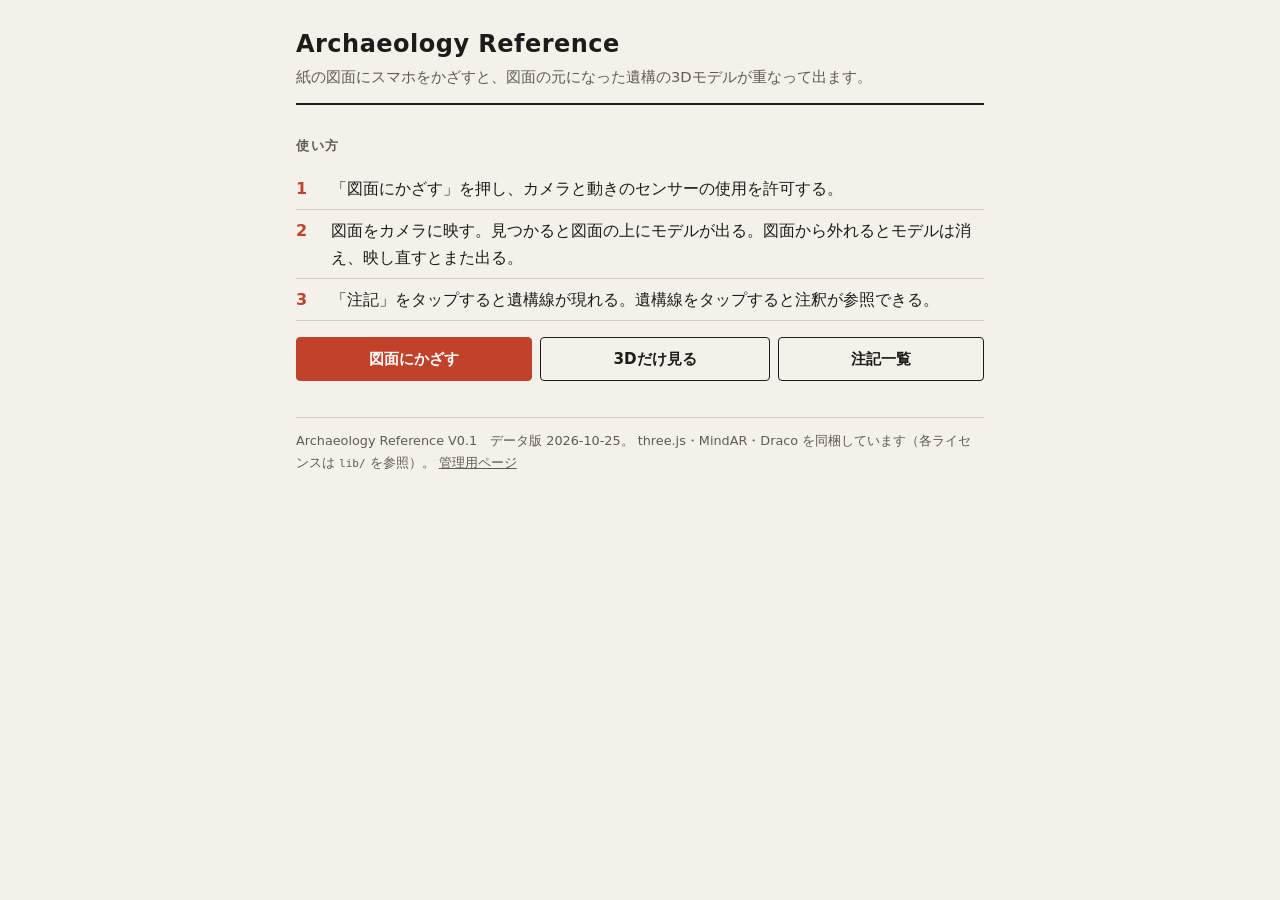
<file: index.html>
<!doctype html>
<html lang="ja">
<head>
<meta charset="utf-8">
<script>/* 新しい版が公開されていたら、古いページのまま使わないよう一度だけ読み直す（js/version.js・version.json） */
(function () { var B = '__BUILD__'; if (B.indexOf('__') === 0 || !window.fetch) return;
  fetch('version.json?t=' + Date.now(), { cache: 'no-store' }).then(function (r) { return r.json(); }).then(function (j) {
    if (!j.build || j.build === B) return;
    var k = 'ar-reload-' + j.build; try { if (sessionStorage.getItem(k)) return; sessionStorage.setItem(k, '1'); } catch (e) { return; }
    var u = new URL(location.href); u.searchParams.set('v', j.build); location.replace(u.href);
  }).catch(function () {}); })();</script>
<meta name="viewport" content="width=device-width, initial-scale=1, viewport-fit=cover">
<title>Archaeology Reference</title>
<link rel="stylesheet" href="css/style.css?v=__BUILD__">
</head>
<body>
<main class="page">
  <header class="page-head">
    <h1 id="site-title">Archaeology Reference</h1>
    <p id="site-lead"></p>
  </header>

  <div class="callout" id="inapp" hidden>このアプリ内の画面ではカメラが動かないことがあります。メニューから「Safariで開く」または「ブラウザで開く」を選んでください。</div>
  <div class="callout" id="notice" hidden></div>

  <h2>使い方</h2>
  <ol class="steps">
    <li>「図面にかざす」を押し、カメラと動きのセンサーの使用を許可する。</li>
    <li>図面をカメラに映す。見つかると図面の上にモデルが出る。図面から外れるとモデルは消え、映し直すとまた出る。</li>
    <li>「注記」をタップすると遺構線が現れる。遺構線をタップすると注釈が参照できる。</li>
  </ol>
  <p class="actions-row"><a class="btn btn-primary" href="ar.html">図面にかざす</a> <a class="btn" href="viewer.html">3Dだけ見る</a> <a class="btn" href="notes.html">注記一覧</a></p>
  <div id="warnings"></div>

  <!-- 資料が2つ以上あるときだけ出す -->
  <section id="items-section" hidden>
    <h2>図面と資料</h2>
    <div id="items"></div>
  </section>

  <footer class="foot">
    <span id="edition"></span>
    three.js・MindAR・Draco を同梱しています（各ライセンスは <span class="mono">lib/</span> を参照）。
    <a href="tools/">管理用ページ</a>
  </footer>
</main>
<script type="module" src="js/index.js?v=__BUILD__"></script>
</body>
</html>
</file>
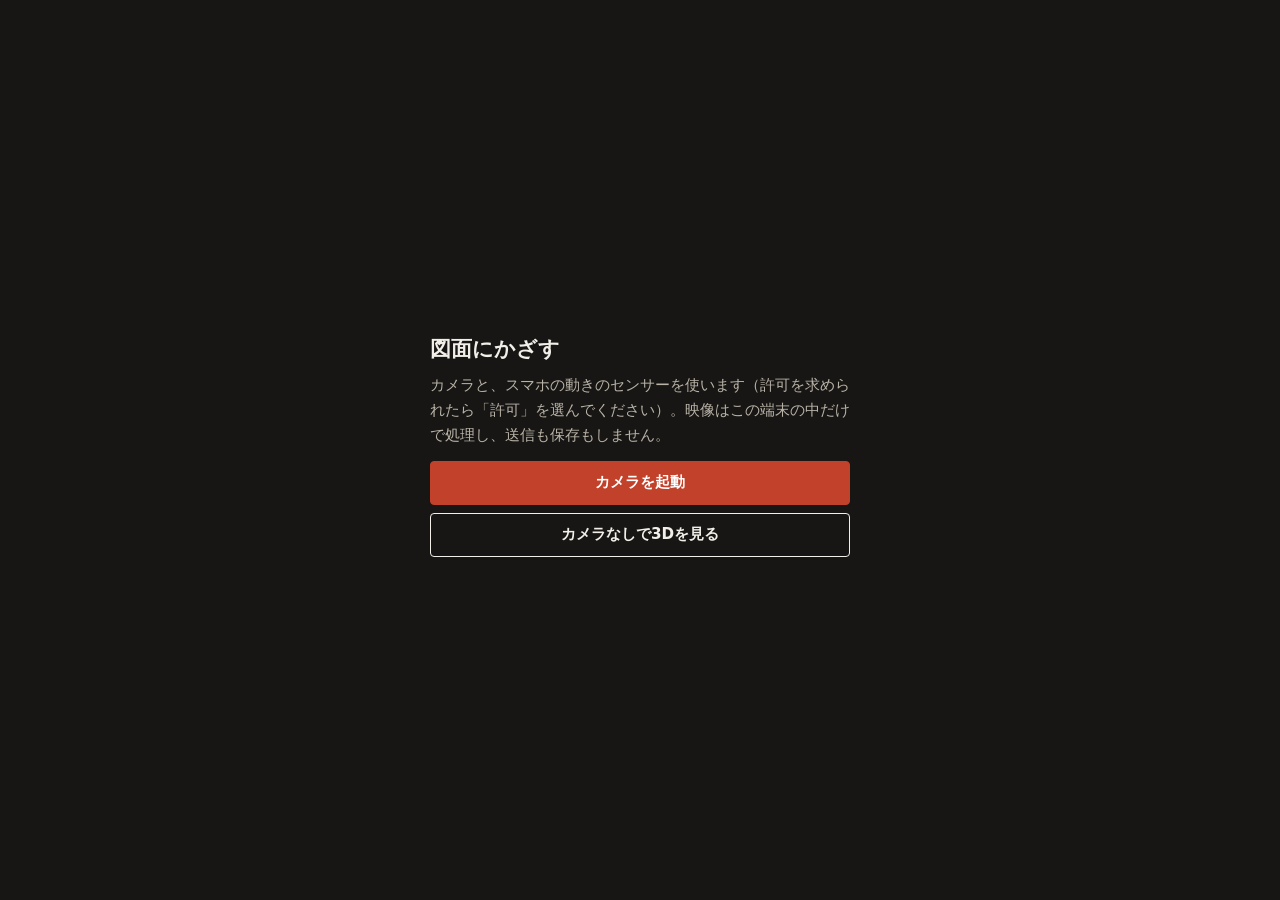
<file: ar.html>
<!doctype html>
<html lang="ja">
<head>
<meta charset="utf-8">
<script>/* 新しい版が公開されていたら、古いページのまま使わないよう一度だけ読み直す（js/version.js・version.json） */
(function () { var B = '__BUILD__'; if (B.indexOf('__') === 0 || !window.fetch) return;
  fetch('version.json?t=' + Date.now(), { cache: 'no-store' }).then(function (r) { return r.json(); }).then(function (j) {
    if (!j.build || j.build === B) return;
    var k = 'ar-reload-' + j.build; try { if (sessionStorage.getItem(k)) return; sessionStorage.setItem(k, '1'); } catch (e) { return; }
    var u = new URL(location.href); u.searchParams.set('v', j.build); location.replace(u.href);
  }).catch(function () {}); })();</script>
<meta name="viewport" content="width=device-width, initial-scale=1, viewport-fit=cover, user-scalable=no">
<title>図面にかざす｜Archaeology Reference</title>
<link rel="stylesheet" href="css/style.css?v=__BUILD__">
<script type="importmap">
{ "imports": { "three": "./lib/three.module.min.js?v=__BUILD__", "three/addons/": "./lib/three-addons/" } }
</script>
</head>
<body class="stage-page">
<div id="stage"></div>

<div class="topbar" id="topbar" hidden>
  <a class="pill" href="index.html">← 一覧</a>
  <div class="group">
    <button class="pill" id="btn-see" type="button" aria-pressed="false">透かす</button>
    <button class="pill" id="btn-mode" type="button" aria-pressed="false">形だけ</button>
    <button class="pill" id="btn-notes" type="button" aria-pressed="false" hidden>注記</button>
  </div>
</div>
<p class="warn-bar" id="warn" role="status" hidden></p>
<p class="hint" id="hint" hidden></p>
<p class="config-warn" id="config-warn" hidden></p>
<div class="recover" id="recover" hidden><button class="pill" id="btn-rescan" type="button">探し直す</button></div>
<div id="panel" hidden></div>

<div class="gate" id="gate">
  <div class="gate-inner">
    <h1>図面にかざす</h1>
    <p>カメラと、スマホの動きのセンサーを使います（許可を求められたら「許可」を選んでください）。映像はこの端末の中だけで処理し、送信も保存もしません。</p>
    <div class="callout" id="inapp" hidden>このアプリ内の画面ではカメラが動かないことがあります。メニューから「Safariで開く」または「ブラウザで開く」を選んでください。</div>
    <button class="btn btn-primary" id="btn-start" type="button">カメラを起動</button>
    <a class="btn" id="link-viewer" href="viewer.html">カメラなしで3Dを見る</a>
    <p class="error" id="gate-error" hidden></p>
  </div>
</div>

<script type="module" src="js/ar.js?v=__BUILD__"></script>
</body>
</html>
</file>
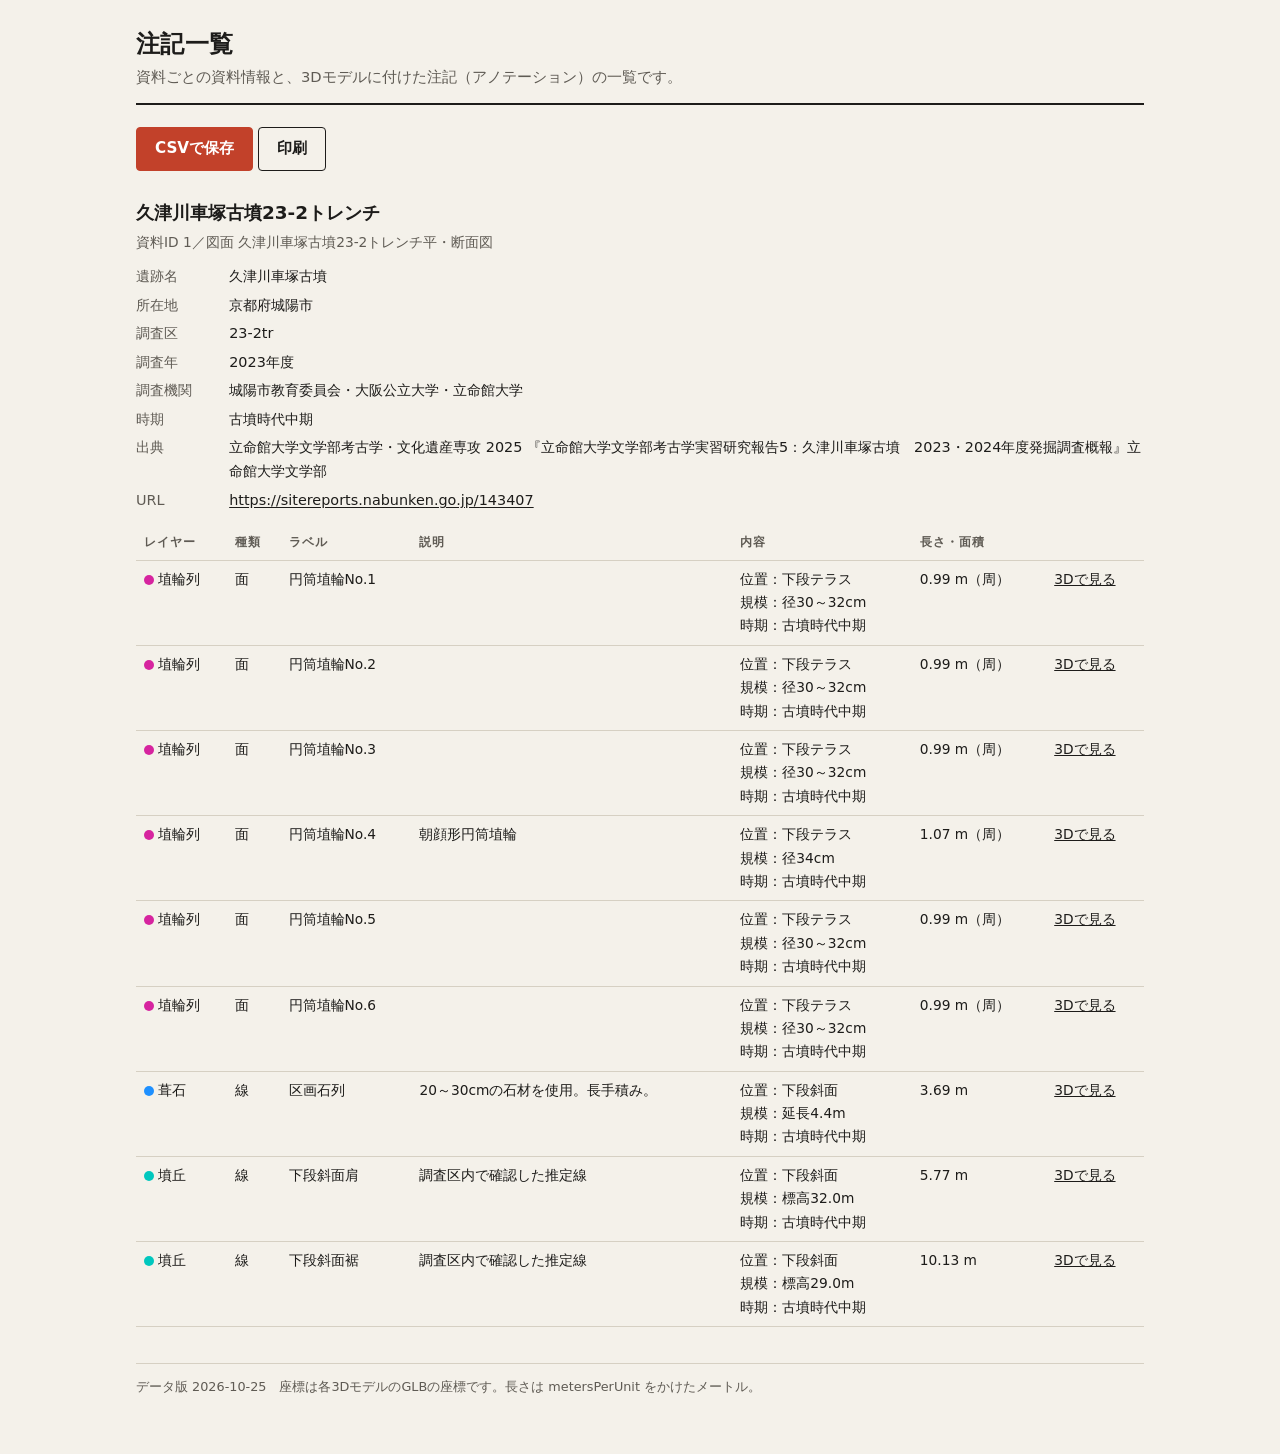
<file: notes.html>
<!doctype html>
<html lang="ja">
<head>
<meta charset="utf-8">
<script>/* 新しい版が公開されていたら、古いページのまま使わないよう一度だけ読み直す（js/version.js・version.json） */
(function () { var B = '__BUILD__'; if (B.indexOf('__') === 0 || !window.fetch) return;
  fetch('version.json?t=' + Date.now(), { cache: 'no-store' }).then(function (r) { return r.json(); }).then(function (j) {
    if (!j.build || j.build === B) return;
    var k = 'ar-reload-' + j.build; try { if (sessionStorage.getItem(k)) return; sessionStorage.setItem(k, '1'); } catch (e) { return; }
    var u = new URL(location.href); u.searchParams.set('v', j.build); location.replace(u.href);
  }).catch(function () {}); })();</script>
<meta name="viewport" content="width=device-width, initial-scale=1">
<title>注記一覧｜AR</title>
<link rel="stylesheet" href="css/style.css?v=__BUILD__">
</head>
<body class="notes-page">
<main class="page page-wide">
  <header class="page-head">
    <h1>注記一覧</h1>
    <p id="lead">資料ごとの資料情報と、3Dモデルに付けた注記（アノテーション）の一覧です。</p>
  </header>
  <p class="no-print"><button class="btn btn-primary" id="btn-csv" type="button">CSVで保存</button> <button class="btn" id="btn-print" type="button">印刷</button> <a class="btn" id="link-all" href="notes.html" hidden>すべての資料</a></p>
  <div id="list"><p class="muted">読み込み中…</p></div>
  <footer class="foot" id="foot"></footer>
</main>
<script type="module" src="js/notes.js?v=__BUILD__"></script>
</body>
</html>
</file>
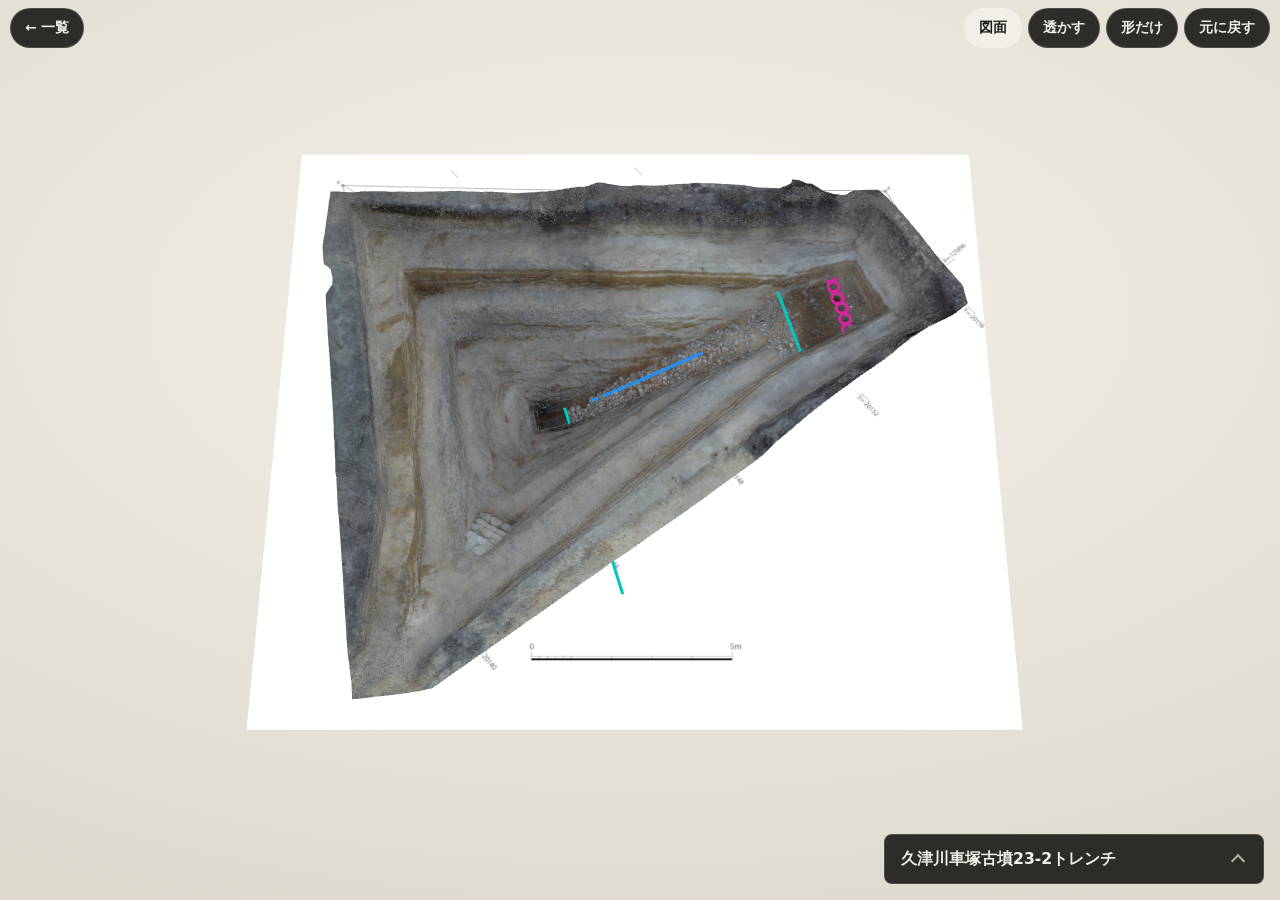
<file: viewer.html>
<!doctype html>
<html lang="ja">
<head>
<meta charset="utf-8">
<script>/* 新しい版が公開されていたら、古いページのまま使わないよう一度だけ読み直す（js/version.js・version.json） */
(function () { var B = '__BUILD__'; if (B.indexOf('__') === 0 || !window.fetch) return;
  fetch('version.json?t=' + Date.now(), { cache: 'no-store' }).then(function (r) { return r.json(); }).then(function (j) {
    if (!j.build || j.build === B) return;
    var k = 'ar-reload-' + j.build; try { if (sessionStorage.getItem(k)) return; sessionStorage.setItem(k, '1'); } catch (e) { return; }
    var u = new URL(location.href); u.searchParams.set('v', j.build); location.replace(u.href);
  }).catch(function () {}); })();</script>
<meta name="viewport" content="width=device-width, initial-scale=1, viewport-fit=cover">
<title>3D表示｜AR</title>
<link rel="stylesheet" href="css/style.css?v=__BUILD__">
<script type="importmap">
{ "imports": { "three": "./lib/three.module.min.js?v=__BUILD__", "three/addons/": "./lib/three-addons/" } }
</script>
</head>
<body class="stage-page viewer-page">
<div id="stage"></div>
<div class="topbar">
  <a class="pill" href="index.html">← 一覧</a>
  <div class="group">
    <button class="pill" id="btn-sheet" type="button" aria-pressed="true" hidden>図面</button>
    <button class="pill" id="btn-see" type="button" aria-pressed="false">透かす</button>
    <button class="pill" id="btn-mode" type="button" aria-pressed="false">形だけ</button>
    <button class="pill" id="btn-reset" type="button">元に戻す</button>
  </div>
</div>
<p class="hint" id="hint">読み込み中…</p>
<div id="panel" hidden></div>
<script type="module" src="js/viewer.js?v=__BUILD__"></script>
</body>
</html>
</file>
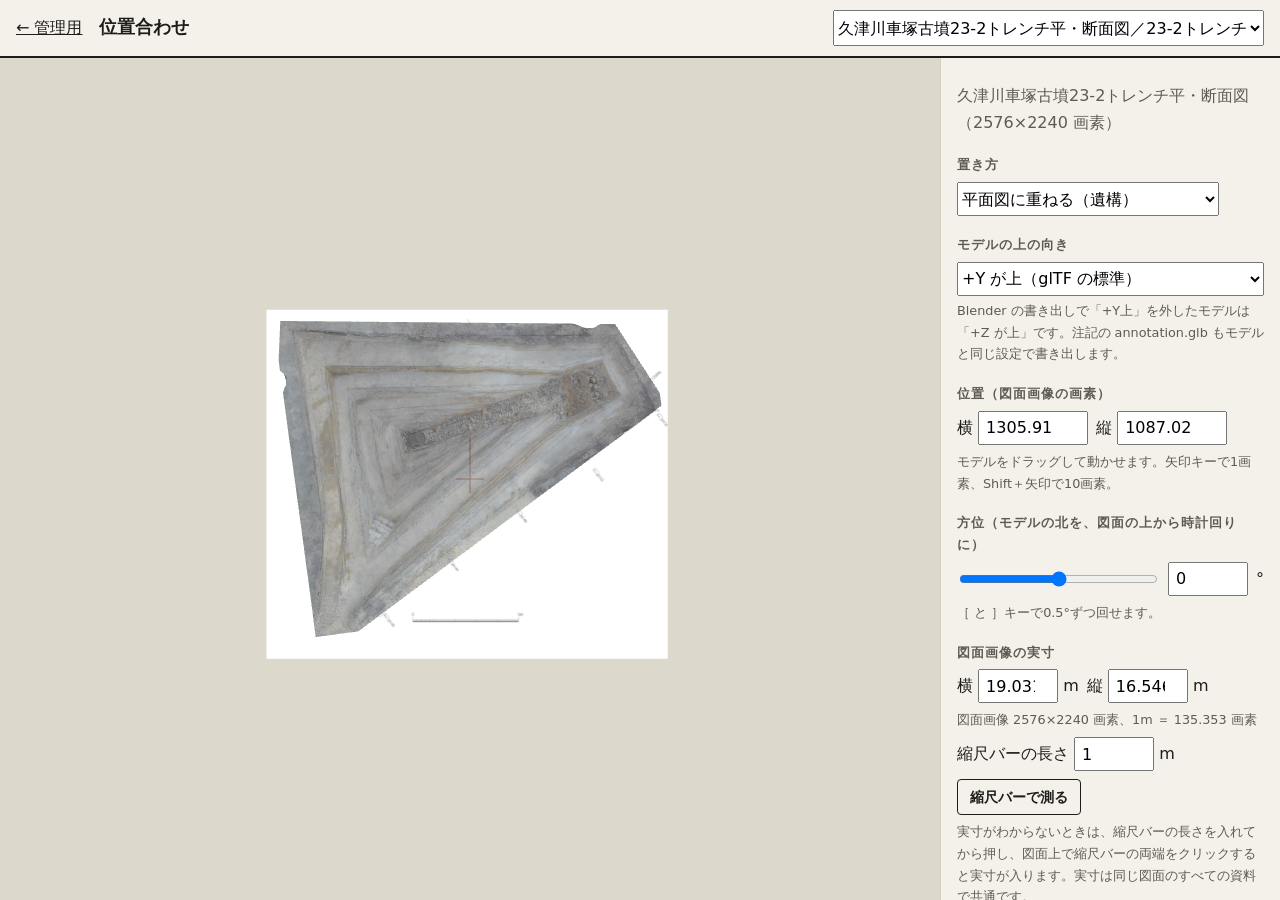
<file: tools/align.html>
<!doctype html>
<html lang="ja">
<head>
<meta charset="utf-8">
<script>/* 新しい版が公開されていたら、古いページのまま使わないよう一度だけ読み直す（js/version.js・version.json） */
(function () { var B = '__BUILD__'; if (B.indexOf('__') === 0 || !window.fetch) return;
  fetch('../version.json?t=' + Date.now(), { cache: 'no-store' }).then(function (r) { return r.json(); }).then(function (j) {
    if (!j.build || j.build === B) return;
    var k = 'ar-reload-' + j.build; try { if (sessionStorage.getItem(k)) return; sessionStorage.setItem(k, '1'); } catch (e) { return; }
    var u = new URL(location.href); u.searchParams.set('v', j.build); location.replace(u.href);
  }).catch(function () {}); })();</script>
<meta name="viewport" content="width=device-width, initial-scale=1">
<meta name="robots" content="noindex">
<title>位置合わせ｜AR</title>
<link rel="stylesheet" href="../css/style.css?v=__BUILD__">
<script type="importmap">
{ "imports": { "three": "../lib/three.module.min.js?v=__BUILD__", "three/addons/": "../lib/three-addons/" } }
</script>
</head>
<body class="align-page">
<header class="align-head">
  <a href="./">← 管理用</a>
  <h1>位置合わせ</h1>
  <select id="item-select" aria-label="資料"></select>
</header>
<div class="align-body">
  <div class="align-view" id="view" tabindex="0" aria-label="図面とモデル。モデルをドラッグで移動、それ以外をドラッグで図面を動かす、ホイールで拡大縮小"></div>
  <aside class="align-side">
    <p class="muted" id="status">読み込み中…</p>

    <h2>置き方</h2>
    <select id="mode">
      <option value="plan">平面図に重ねる（遺構）</option>
      <option value="stand">紙の上に立たせる</option>
      <option value="lay">正面図に重ねて寝かせる（遺物）</option>
    </select>

    <h2>モデルの上の向き</h2>
    <select id="up-axis">
      <option value="0,0,0">+Y が上（glTF の標準）</option>
      <option value="-90,0,0">+Z が上（Z を上のまま書き出したモデル）</option>
      <option value="custom" hidden>台帳の値のまま</option>
    </select>
    <p class="muted small" id="up-note">Blender の書き出しで「+Y上」を外したモデルは「+Z が上」です。</p>

    <h2>位置（図面画像の画素）</h2>
    <div class="row"><label>横 <input id="at-x" type="number" step="0.5"></label><label>縦 <input id="at-y" type="number" step="0.5"></label></div>
    <p class="muted small">モデルをドラッグして動かせます。矢印キーで1画素、Shift＋矢印で10画素。</p>

    <div data-for="plan stand">
      <h2>方位（モデルの北を、図面の上から時計回りに）</h2>
      <div class="row"><input id="heading-range" type="range" min="-180" max="180" step="0.5"><input id="heading" type="number" step="0.5" class="narrow"> °</div>
      <p class="muted small">［ と ］キーで0.5°ずつ回せます。</p>
    </div>

    <div data-for="plan">
      <h2>図面画像の実寸</h2>
      <div class="row"><label>横 <input id="real-w" type="number" step="0.0001" min="0" class="narrow"> m</label><label>縦 <input id="real-h" type="number" step="0.0001" min="0" class="narrow"> m</label></div>
      <p class="muted small" id="ppm-note"></p>
      <div class="row"><label>縮尺バーの長さ <input id="bar-m" type="number" step="0.1" min="0" value="1" class="narrow"> m</label><button class="btn small-btn" id="btn-measure" type="button">縮尺バーで測る</button></div>
      <p class="muted small" id="measure-help">実寸がわからないときは、縮尺バーの長さを入れてから押し、図面上で縮尺バーの両端をクリックすると実寸が入ります。実寸は同じ図面のすべての資料で共通です。</p>
      <p class="muted small" id="coord-note" hidden>モデルの座標のまま重ねています（図面画像の左下が原点、右が X、上が Y の m 単位）。動かすと、ここで決めた位置で保存します。</p>

      <h2>紙の高さ（モデルのどの高さを紙の面に合わせるか）</h2>
      <div class="row">
        <select id="ground-kind"><option value="top">上端（検出面）</option><option value="bottom">下端</option><option value="value">下端から</option></select>
        <span id="ground-value-wrap" hidden><input id="ground-value" type="number" step="0.01" min="0" class="narrow"> m</span>
      </div>
    </div>

    <div data-for="stand lay">
      <h2>大きさ（図面の幅に対するモデルの大きさ）</h2>
      <div class="row"><input id="fit" type="number" step="0.01" min="0.01" class="narrow"> 倍</div>
    </div>

    <h2>表示</h2>
    <div class="row"><label>モデルの濃さ <input id="opacity" type="range" min="0.1" max="1" step="0.05" value="0.7"></label></div>
    <div class="row"><button class="btn small-btn" id="btn-fit" type="button">モデルに寄る</button><button class="btn small-btn" id="btn-all" type="button">図面全体</button></div>

    <h2>結果</h2>
    <p class="muted small" id="size-note"></p>
    <textarea id="out" rows="7" readonly></textarea>
    <div class="row"><button class="btn btn-primary small-btn" id="btn-save" type="button">items.json を保存</button><button class="btn small-btn" id="btn-copy" type="button">コピー</button></div>
    <p class="muted small">保存したファイルで <span class="mono">data/items.json</span> を置き換えると、AR とビューアに反映されます。</p>
  </aside>
</div>
<script type="module" src="align.js?v=__BUILD__"></script>
</body>
</html>
</file>
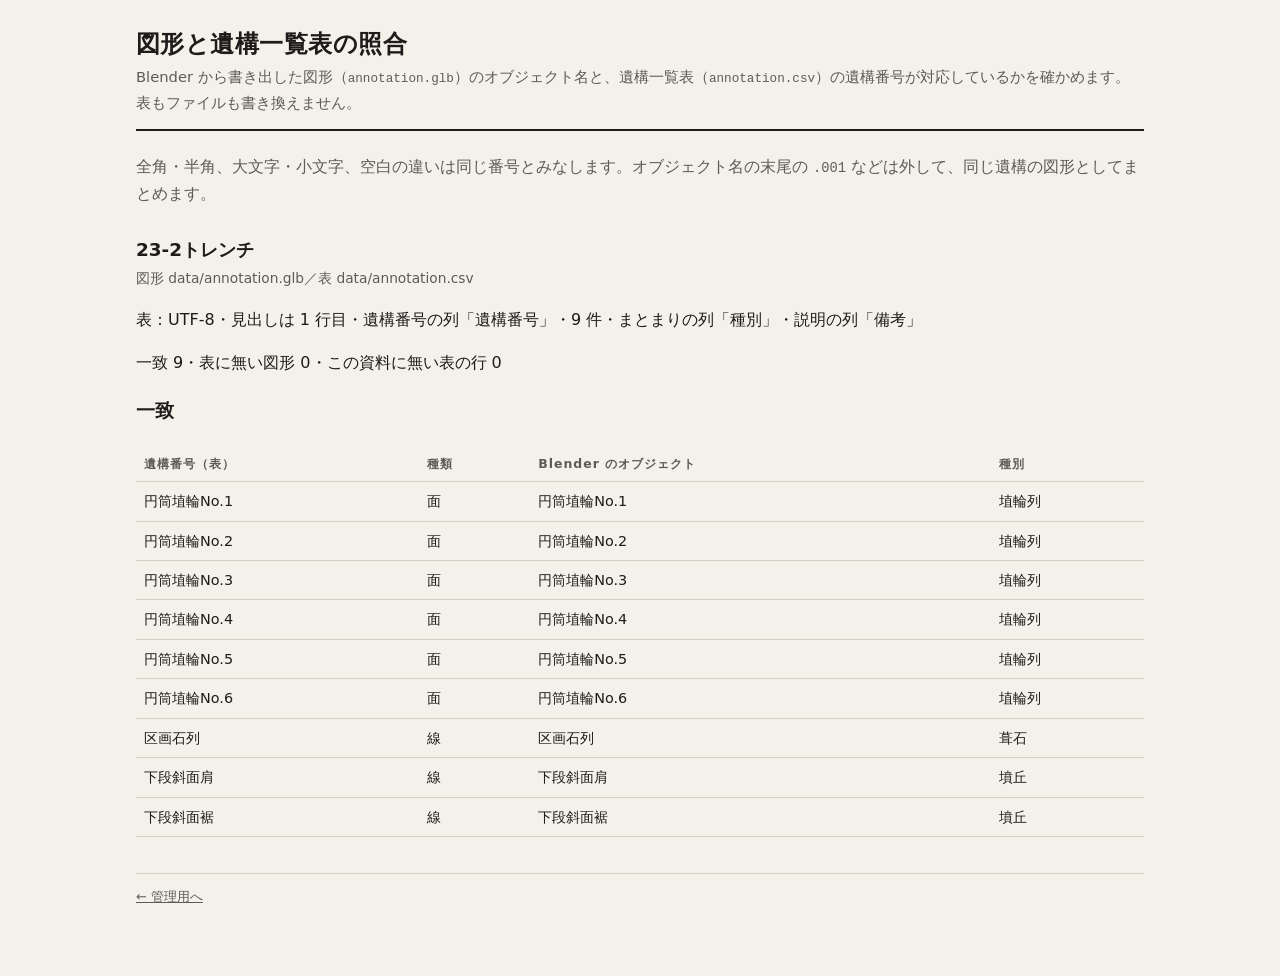
<file: tools/match.html>
<!doctype html>
<html lang="ja">
<head>
<meta charset="utf-8">
<script>/* 新しい版が公開されていたら、古いページのまま使わないよう一度だけ読み直す（js/version.js・version.json） */
(function () { var B = '__BUILD__'; if (B.indexOf('__') === 0 || !window.fetch) return;
  fetch('../version.json?t=' + Date.now(), { cache: 'no-store' }).then(function (r) { return r.json(); }).then(function (j) {
    if (!j.build || j.build === B) return;
    var k = 'ar-reload-' + j.build; try { if (sessionStorage.getItem(k)) return; sessionStorage.setItem(k, '1'); } catch (e) { return; }
    var u = new URL(location.href); u.searchParams.set('v', j.build); location.replace(u.href);
  }).catch(function () {}); })();</script>
<meta name="viewport" content="width=device-width, initial-scale=1">
<meta name="robots" content="noindex">
<title>図形と表の照合｜AR</title>
<link rel="stylesheet" href="../css/style.css?v=__BUILD__">
</head>
<body>
<main class="page page-wide">
  <header class="page-head">
    <h1>図形と遺構一覧表の照合</h1>
    <p>Blender から書き出した図形（<span class="mono">annotation.glb</span>）のオブジェクト名と、遺構一覧表（<span class="mono">annotation.csv</span>）の遺構番号が対応しているかを確かめます。表もファイルも書き換えません。</p>
  </header>
  <p class="muted">全角・半角、大文字・小文字、空白の違いは同じ番号とみなします。オブジェクト名の末尾の <span class="mono">.001</span> などは外して、同じ遺構の図形としてまとめます。</p>
  <div id="list"><p class="muted">読み込み中…</p></div>
  <p class="foot"><a href="./">← 管理用へ</a></p>
</main>
<script type="module" src="match.js?v=__BUILD__"></script>
</body>
</html>
</file>
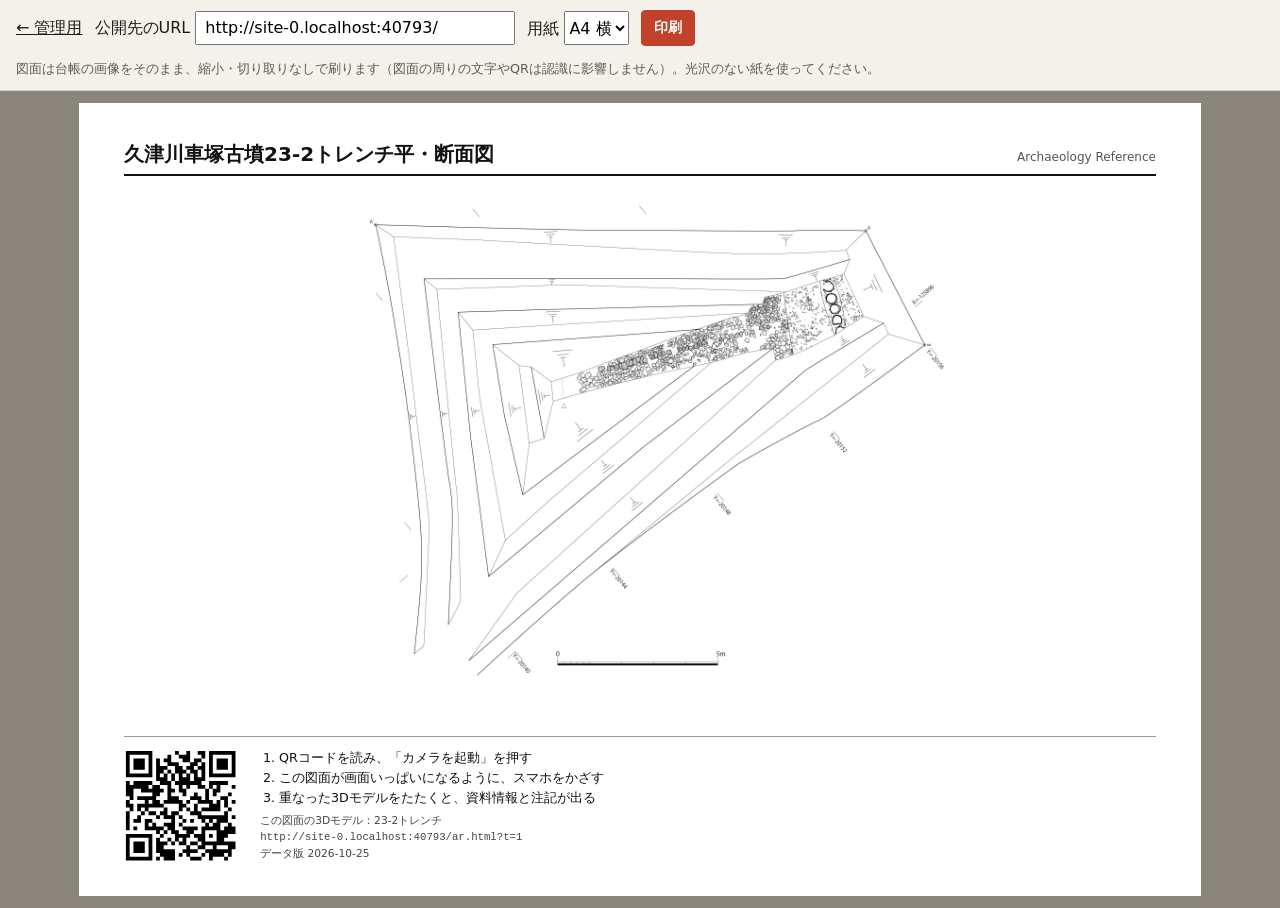
<file: tools/sheet.html>
<!doctype html>
<html lang="ja">
<head>
<meta charset="utf-8">
<script>/* 新しい版が公開されていたら、古いページのまま使わないよう一度だけ読み直す（js/version.js・version.json） */
(function () { var B = '__BUILD__'; if (B.indexOf('__') === 0 || !window.fetch) return;
  fetch('../version.json?t=' + Date.now(), { cache: 'no-store' }).then(function (r) { return r.json(); }).then(function (j) {
    if (!j.build || j.build === B) return;
    var k = 'ar-reload-' + j.build; try { if (sessionStorage.getItem(k)) return; sessionStorage.setItem(k, '1'); } catch (e) { return; }
    var u = new URL(location.href); u.searchParams.set('v', j.build); location.replace(u.href);
  }).catch(function () {}); })();</script>
<meta name="viewport" content="width=device-width, initial-scale=1">
<meta name="robots" content="noindex">
<title>展示用シート｜AR</title>
<link rel="stylesheet" href="../css/style.css?v=__BUILD__">
<style id="page-size">@page { size: A4 landscape; margin: 0; }</style>
</head>
<body class="sheet-page">
<div class="sheet-toolbar no-print">
  <a href="./">← 管理用</a>
  <label>公開先のURL <input id="base-url" type="url"></label>
  <label>用紙 <select id="paper"><option value="A4">A4 横</option><option value="A3">A3 横</option></select></label>
  <button class="btn btn-primary small-btn" id="btn-print" type="button">印刷</button>
  <p class="muted small">図面は台帳の画像をそのまま、縮小・切り取りなしで刷ります（図面の周りの文字やQRは認識に影響しません）。光沢のない紙を使ってください。</p>
</div>
<div id="sheets"></div>
<script src="../lib/qrcode.js?v=__BUILD__"></script>
<script type="module" src="sheet.js?v=__BUILD__"></script>
</body>
</html>
</file>
<file: css/style.css>
:root {
  --paper: #f4f1ea;
  --paper-2: #ebe7dd;
  --ink: #1d1c1a;
  --ink-2: #5f5b54;
  --rule: #d6d0c3;
  --shu: #c2412a;            /* 朱 */
  --panel: rgba(26, 25, 23, 0.9);
  --panel-ink: #f2efe8;
  --panel-ink-2: #b9b3a7;
  --panel-rule: rgba(242, 239, 232, 0.16);
  --font: "Hiragino Sans", "Hiragino Kaku Gothic ProN", "Yu Gothic UI", "Yu Gothic", "Noto Sans JP", system-ui, sans-serif;
}

* { box-sizing: border-box; }
[hidden] { display: none !important; }
html { -webkit-text-size-adjust: 100%; }
body {
  margin: 0;
  font-family: var(--font);
  font-size: 16px;
  line-height: 1.7;
  color: var(--ink);
  background: var(--paper);
}
button { font: inherit; color: inherit; }
a { color: inherit; }
:focus-visible { outline: 2px solid var(--shu); outline-offset: 2px; }

/* ---------- 一覧・道具ページ ---------- */
.page { max-width: 720px; margin: 0 auto; padding: 28px 16px 56px; }
.page-head { border-bottom: 2px solid var(--ink); padding-bottom: 14px; margin-bottom: 22px; }
.page-head h1 { font-size: 1.5rem; line-height: 1.35; margin: 0 0 4px; letter-spacing: 0.02em; }
.page-head p { margin: 0; color: var(--ink-2); font-size: 0.92rem; }
.page h2 { font-size: 0.82rem; letter-spacing: 0.12em; color: var(--ink-2); margin: 30px 0 10px; font-weight: 600; }

.steps { list-style: none; margin: 0; padding: 0; counter-reset: step; }
.steps li { counter-increment: step; display: grid; grid-template-columns: 2.2em 1fr; padding: 7px 0; border-bottom: 1px solid var(--rule); }
.steps li::before { content: counter(step); font-variant-numeric: tabular-nums; color: var(--shu); font-weight: 700; }

.items { list-style: none; margin: 0; padding: 0; }
.item { border: 1px solid var(--rule); background: #fbf9f4; border-radius: 6px; padding: 14px 14px 12px; margin-bottom: 12px; }
.item h3 { margin: 0 0 2px; font-size: 1.05rem; line-height: 1.45; }
.item .sub { margin: 0 0 12px; color: var(--ink-2); font-size: 0.86rem; }
.actions { display: flex; flex-wrap: wrap; gap: 8px; }
.btn {
  display: inline-flex; align-items: center; justify-content: center;
  min-height: 44px; padding: 0 18px; border-radius: 4px;
  border: 1px solid var(--ink); background: transparent; color: var(--ink);
  text-decoration: none; font-weight: 600; font-size: 0.95rem; cursor: pointer;
}
.btn-primary { background: var(--shu); border-color: var(--shu); color: #fff; }
/* 一覧の入口のボタン：スマホでも1行に並べ、幅をそろえる（とても狭い画面では折り返す） */
.actions-row { display: flex; flex-wrap: wrap; gap: 8px; }
.actions-row .btn { flex: 1 1 auto; padding: 0 10px; white-space: nowrap; }
.btn:disabled { opacity: 0.45; cursor: default; }
.callout { border-left: 3px solid var(--shu); background: var(--paper-2); padding: 10px 12px; font-size: 0.9rem; margin: 14px 0; }
.callout[hidden] { display: none; }
.foot { margin-top: 36px; padding-top: 12px; border-top: 1px solid var(--rule); color: var(--ink-2); font-size: 0.8rem; }
.muted { color: var(--ink-2); }
code, .mono { font-family: ui-monospace, "SF Mono", Menlo, Consolas, monospace; font-size: 0.86em; }

table.plain { width: 100%; border-collapse: collapse; font-size: 0.9rem; }
table.plain th, table.plain td { text-align: left; padding: 7px 8px; border-bottom: 1px solid var(--rule); vertical-align: top; }
table.plain th { font-size: 0.78rem; letter-spacing: 0.08em; color: var(--ink-2); font-weight: 600; }
/* ファイルの確認 */
.files-table th { white-space: nowrap; }
.files-table td:first-child { white-space: nowrap; font-size: 0.82rem; }
.files-table .file-state { white-space: nowrap; font-weight: 600; }
.files-table .file-ok .file-state { color: #1d6b35; }
.files-table .file-warn .file-state { color: #8a5a00; }
.files-table .file-ng .file-state { color: #b00020; }
.files-table .file-ng { background: #fdf0f0; }
.files-table .file-none .file-state { color: var(--ink-2); font-weight: 400; }
@media (max-width: 640px) { .files-table td:first-child { white-space: normal; word-break: break-all; } }
td.num { font-variant-numeric: tabular-nums; text-align: right; }
.qr-grid { display: grid; grid-template-columns: repeat(auto-fill, minmax(200px, 1fr)); gap: 14px; }
.qr { border: 1px solid var(--rule); background: #fff; padding: 12px; text-align: center; border-radius: 6px; }
.qr svg { width: 100%; height: auto; display: block; }
.qr p { margin: 6px 0 0; font-size: 0.78rem; word-break: break-all; color: var(--ink-2); }
.qr strong { display: block; font-size: 0.9rem; color: var(--ink); }

/* ---------- AR表示・通常ビューア ---------- */
body.stage-page { background: #0f0e0d; color: var(--panel-ink); overflow: hidden; height: 100dvh; }
body.viewer-page { background: radial-gradient(120% 90% at 50% 35%, #f3f0e8 0%, #d9d4c7 100%); }
#stage { position: fixed; inset: 0; overflow: hidden; touch-action: none; user-select: none; -webkit-user-select: none; }
#stage canvas { display: block; }
.gate .gate-small { font-size: 0.78rem; margin-top: 10px; }
.gate .gate-small a { color: inherit; }

.topbar {
  position: fixed; z-index: 20; left: 0; right: 0; top: 0;
  display: flex; gap: 8px; align-items: center; justify-content: space-between;
  padding: calc(8px + env(safe-area-inset-top)) calc(10px + env(safe-area-inset-right)) 8px calc(10px + env(safe-area-inset-left));
  pointer-events: none;
}
.topbar > * { pointer-events: auto; }
.topbar > .pill { flex: none; }
.pill { white-space: nowrap; }
.topbar { align-items: flex-start; }
.topbar .group { display: flex; gap: 6px; flex-wrap: wrap; justify-content: flex-end; }
.pill {
  display: inline-flex; align-items: center; min-height: 40px; padding: 0 14px;
  border-radius: 20px; border: 1px solid var(--panel-rule);
  background: var(--panel); color: var(--panel-ink);
  font-size: 0.86rem; font-weight: 600; text-decoration: none; cursor: pointer;
  -webkit-backdrop-filter: blur(8px); backdrop-filter: blur(8px);
}
.pill[aria-pressed="true"] { background: var(--panel-ink); color: var(--ink); }

.hint {
  position: fixed; z-index: 15; left: 16px; right: 16px; top: calc(64px + env(safe-area-inset-top));
  width: fit-content; max-width: calc(100% - 32px); margin: 0 auto; padding: 8px 14px; border-radius: 4px;
  background: var(--panel); color: var(--panel-ink); font-size: 0.88rem; text-align: center;
  pointer-events: none;
}

/* 注意書き（急な動き・近すぎ・認識が不安定）。モデルの邪魔にならないよう、上のボタンの列のすぐ下（画面の上端）に細く出す。
   案内（hint）が同時に出るときは、案内をその下へずらす */
.warn-bar {
  position: fixed; z-index: 17; left: 10px; right: 10px; top: calc(54px + env(safe-area-inset-top));
  width: fit-content; max-width: calc(100% - 20px); margin: 0 auto; padding: 4px 12px; border-radius: 4px;
  background: #ffcf3f; color: #1d1600; font-size: 0.82rem; font-weight: 700; line-height: 1.4; text-align: center;
  pointer-events: none;
}
.warn-bar[hidden] { display: none; }
.warn-bar:not([hidden]) + .hint { top: calc(88px + env(safe-area-inset-top)); }

/* 設定の食い違い（all.mind と図面画像など）。消えない */
.config-warn {
  position: fixed; z-index: 15; left: 16px; right: 16px; top: calc(180px + env(safe-area-inset-top));
  max-width: 34rem; margin: 0 auto; padding: 8px 14px; border-radius: 4px;
  background: #8a1c1c; color: #fff; font-size: 0.85rem; line-height: 1.5;
}

.recover {
  position: fixed; z-index: 16; left: 0; right: 0; top: calc(134px + env(safe-area-inset-top));
  display: flex; justify-content: center; pointer-events: none;
}
.recover .pill { pointer-events: auto; background: var(--shu); border-color: var(--shu); color: #fff; }

.debug {
  position: fixed; z-index: 16; left: calc(8px + env(safe-area-inset-left)); top: calc(190px + env(safe-area-inset-top));
  margin: 0; padding: 6px 8px; border-radius: 4px; pointer-events: none;
  background: rgba(0, 0, 0, 0.62); color: #e9ffe0; font: 11px/1.5 ui-monospace, Menlo, Consolas, monospace; white-space: pre-wrap; overflow-wrap: anywhere; max-width: calc(100vw - 16px - env(safe-area-inset-left) - env(safe-area-inset-right)); box-sizing: border-box;
}

.gate {
  position: fixed; z-index: 30; inset: 0; display: grid; place-items: center; padding: 24px;
  background: #171614; color: var(--panel-ink);
}
.gate[hidden] { display: none; }
.gate-inner { max-width: 420px; }
.gate h1 { font-size: 1.3rem; line-height: 1.4; margin: 0 0 8px; }
.gate p { margin: 0 0 14px; color: var(--panel-ink-2); font-size: 0.92rem; }
.gate .btn { border-color: var(--panel-ink); color: var(--panel-ink); width: 100%; margin-bottom: 8px; }
.gate .btn-primary { border-color: var(--shu); color: #fff; }
.gate .callout { background: rgba(255, 255, 255, 0.06); color: var(--panel-ink); }
.gate .error { color: #ffb4a4; }

.panel {
  position: fixed; z-index: 20; left: 0; right: 0; bottom: 0;
  background: var(--panel); color: var(--panel-ink);
  border-top: 1px solid var(--panel-rule);
  -webkit-backdrop-filter: blur(10px); backdrop-filter: blur(10px);
  padding-bottom: env(safe-area-inset-bottom);
}
.panel[hidden] { display: none; }
.panel-head {
  width: 100%; display: flex; align-items: center; justify-content: space-between; gap: 12px;
  min-height: 48px; padding: 6px calc(16px + env(safe-area-inset-right)) 6px calc(16px + env(safe-area-inset-left));
  background: none; border: 0; text-align: left; cursor: pointer;
}
.panel-title { font-weight: 700; font-size: 0.98rem; line-height: 1.4; }
.panel-chevron { width: 10px; height: 10px; border-right: 2px solid var(--panel-ink-2); border-top: 2px solid var(--panel-ink-2); transform: rotate(-45deg); margin: 4px 4px 0; flex: none; transition: transform 0.15s; }
.panel.is-open .panel-chevron { transform: rotate(135deg); margin-top: -4px; }
.panel-body { display: none; max-height: 44dvh; overflow-y: auto; -webkit-overflow-scrolling: touch; padding: 0 calc(16px + env(safe-area-inset-right)) 16px calc(16px + env(safe-area-inset-left)); }
.panel.is-open .panel-body { display: block; }
.panel h2 { font-size: 0.74rem; letter-spacing: 0.14em; color: var(--panel-ink-2); margin: 14px 0 8px; font-weight: 600; }
.panel section:first-child h2 { margin-top: 4px; }
.panel-meta .link-button, .panel-selection .link-button { margin: 2px 8px 6px 0; }
.link-button {
  display: inline-flex; align-items: center; min-height: 36px; padding: 0 12px; border-radius: 4px;
  border: 1px solid var(--panel-rule); background: transparent; color: var(--panel-ink);
  font-size: 0.84rem; text-decoration: none; cursor: pointer;
}
.share-row { display: flex; flex-wrap: wrap; align-items: center; gap: 6px; }
.share-holder { flex: 1 1 100%; }
.link-box { width: 100%; min-height: 36px; padding: 0 8px; font: 12px/1.4 ui-monospace, Menlo, Consolas, monospace; border-radius: 4px; border: 1px solid var(--panel-rule); background: rgba(255,255,255,0.08); color: var(--panel-ink); }
.panel .edition { color: var(--panel-ink-2); font-size: 0.78rem; margin: 10px 0 0; }
.panel .muted, .panel .notice { color: var(--panel-ink-2); font-size: 0.86rem; margin: 8px 0 0; }
.fields { display: grid; grid-template-columns: minmax(5.5em, auto) 1fr; gap: 4px 14px; margin: 0; font-size: 0.9rem; }
.fields dt { color: var(--panel-ink-2); }
.fields dd { margin: 0; overflow-wrap: anywhere; }
.fields dd a { color: inherit; text-decoration: underline; text-underline-offset: 2px; }
.chips { display: flex; flex-wrap: wrap; gap: 8px; }
.chip {
  display: inline-flex; align-items: center; gap: 8px; min-height: 40px; padding: 0 12px;
  border-radius: 4px; border: 1px solid var(--panel-rule); background: transparent;
  font-size: 0.86rem; cursor: pointer; opacity: 0.5;
}
.chip.is-on { opacity: 1; border-color: rgba(242, 239, 232, 0.5); }
.chip-dot { width: 10px; height: 10px; border-radius: 50%; flex: none; }
.chip-type { font-size: 0.72rem; color: var(--panel-ink-2); border: 1px solid var(--panel-rule); border-radius: 3px; padding: 0 5px; line-height: 1.5; }
.panel-selection { border: 1px solid var(--panel-rule); border-left: 3px solid var(--shu); border-radius: 4px; padding: 10px 12px; margin-top: 4px; }
.panel-selection[hidden] { display: none; }
.panel-selection p { margin: 6px 0; font-size: 0.9rem; }
.selection-top { display: flex; align-items: center; gap: 8px; margin-bottom: 6px; }
.selection-top strong { font-size: 0.95rem; }
.selection-close { margin-left: auto; min-height: 36px; padding: 0 10px; background: none; border: 1px solid var(--panel-rule); border-radius: 4px; font-size: 0.8rem; cursor: pointer; }

@media (min-width: 760px) {
  .panel { left: auto; right: 16px; bottom: 16px; width: 380px; border: 1px solid var(--panel-rule); border-radius: 8px; }
  .panel-body { max-height: 60dvh; }
}
@media (prefers-reduced-motion: reduce) { * { transition: none !important; } }

/* ---------- 位置合わせ ---------- */
body.align-page { height: 100dvh; display: flex; flex-direction: column; overflow: hidden; }
.align-head { display: flex; align-items: center; gap: 16px; padding: 10px 16px; border-bottom: 2px solid var(--ink); }
.align-head h1 { font-size: 1.1rem; margin: 0; }
.align-head select { margin-left: auto; min-height: 36px; font: inherit; }
.align-body { flex: 1; display: flex; min-height: 0; }
.align-view { flex: 1; position: relative; background: #ddd8cc; cursor: grab; outline: none; touch-action: none; }
.align-view.is-measuring { cursor: crosshair; }
.align-view canvas { display: block; }
.align-side { width: 340px; flex: none; overflow-y: auto; padding: 8px 16px 24px; border-left: 1px solid var(--rule); background: var(--paper); }
.align-side h2 { margin: 18px 0 6px; font-size: 0.8rem; letter-spacing: 0.08em; color: var(--ink-2); font-weight: 600; }
.align-side .row { display: flex; flex-wrap: wrap; align-items: center; gap: 8px; margin: 6px 0; }
.align-side input[type="number"] { width: 110px; min-height: 34px; font: inherit; padding: 0 6px; }
.align-side input.narrow { width: 80px; }
.align-side input[type="range"] { flex: 1; min-width: 120px; }
.align-side select { min-height: 34px; font: inherit; max-width: 100%; }
.align-side textarea { width: 100%; font: 12px/1.5 ui-monospace, Menlo, Consolas, monospace; padding: 8px; border: 1px solid var(--rule); border-radius: 4px; background: #fff; }
.small { font-size: 0.8rem; margin: 4px 0; }
.small-btn { min-height: 36px; padding: 0 12px; font-size: 0.85rem; }
@media (max-width: 800px) { .align-body { flex-direction: column; } .align-view { min-height: 55vh; } .align-side { width: auto; border-left: 0; border-top: 1px solid var(--rule); } }

/* ---------- 注記一覧 ---------- */
.page-wide { max-width: 1040px; }
.notes-item { margin: 26px 0 34px; }
.page h2.notes-title { font-size: 1.15rem; letter-spacing: 0; color: var(--ink); margin: 0 0 2px; font-weight: 700; }
.notes-item .sub { margin: 0 0 10px; color: var(--ink-2); font-size: 0.86rem; }
.fields.light { margin: 8px 0 12px; }
.fields.light dt { color: var(--ink-2); }
.table-wrap { overflow-x: auto; }
.notes-table td { font-size: 0.86rem; }
.notes-table .chip-dot { display: inline-block; vertical-align: middle; }
@media print {
  .no-print, .foot a { display: none !important; }
  body { background: #fff; }
  .page { max-width: none; padding: 0; }
  .notes-item { break-inside: avoid-page; }
}

/* ---------- 展示用シート ---------- */
body.sheet-page { background: #8a857b; }
.sheet-toolbar { display: flex; flex-wrap: wrap; align-items: center; gap: 12px; padding: 10px 16px; background: var(--paper); border-bottom: 1px solid var(--rule); }
.sheet-toolbar input { min-width: 320px; min-height: 34px; font: inherit; padding: 0 8px; }
.sheet-toolbar select { min-height: 34px; font: inherit; }
.sheet-toolbar p { flex-basis: 100%; margin: 0; }
.sheet {
  --w: 297mm; --h: 210mm;
  width: var(--w); height: var(--h); margin: 12px auto; padding: 10mm 12mm 9mm; background: #fff; color: #111;
  display: flex; flex-direction: column; gap: 4mm; overflow: hidden; break-after: page;
}
body[data-paper="A3"] .sheet { --w: 420mm; --h: 297mm; padding: 14mm 16mm 12mm; }
.sheet-head { display: flex; align-items: baseline; gap: 6mm; border-bottom: 0.6mm solid #111; padding-bottom: 2mm; }
.sheet-head h1 { margin: 0; font-size: 15pt; line-height: 1.3; }
.sheet-site { font-size: 9pt; color: #555; order: 2; margin-left: auto; }
.sheet-figure { flex: 1; min-height: 0; display: flex; align-items: center; justify-content: center; }
.sheet-figure img { max-width: 100%; max-height: 100%; object-fit: contain; display: block; }
.sheet-foot { display: flex; gap: 6mm; align-items: center; border-top: 0.3mm solid #999; padding-top: 3mm; }
.sheet-qr { width: 30mm; height: 30mm; flex: none; }
body[data-paper="A3"] .sheet-qr { width: 40mm; height: 40mm; }
.sheet-qr svg { width: 100%; height: 100%; display: block; }
.sheet-info { flex: 1; min-width: 0; font-size: 9.5pt; line-height: 1.55; }
.sheet-steps { margin: 0 0 1.5mm; padding-left: 5mm; }
.sheet-items, .sheet-url, .sheet-credit { margin: 0; color: #444; font-size: 8pt; }
.sheet-url { font-family: ui-monospace, Menlo, Consolas, monospace; word-break: break-all; }
@media print {
  body.sheet-page { background: #fff; }
  .sheet { margin: 0; }
}

/* ---------- 一覧 ---------- */
.features { margin: 0; }
.features dt { font-weight: 700; margin-top: 10px; }
.features dd { margin: 2px 0 0; color: var(--ink-2); font-size: 0.92rem; }
.drawing-group { margin-bottom: 18px; }
.drawing-title { font-size: 0.95rem; margin: 0 0 8px; padding-left: 8px; border-left: 3px solid var(--shu); }
</file>
